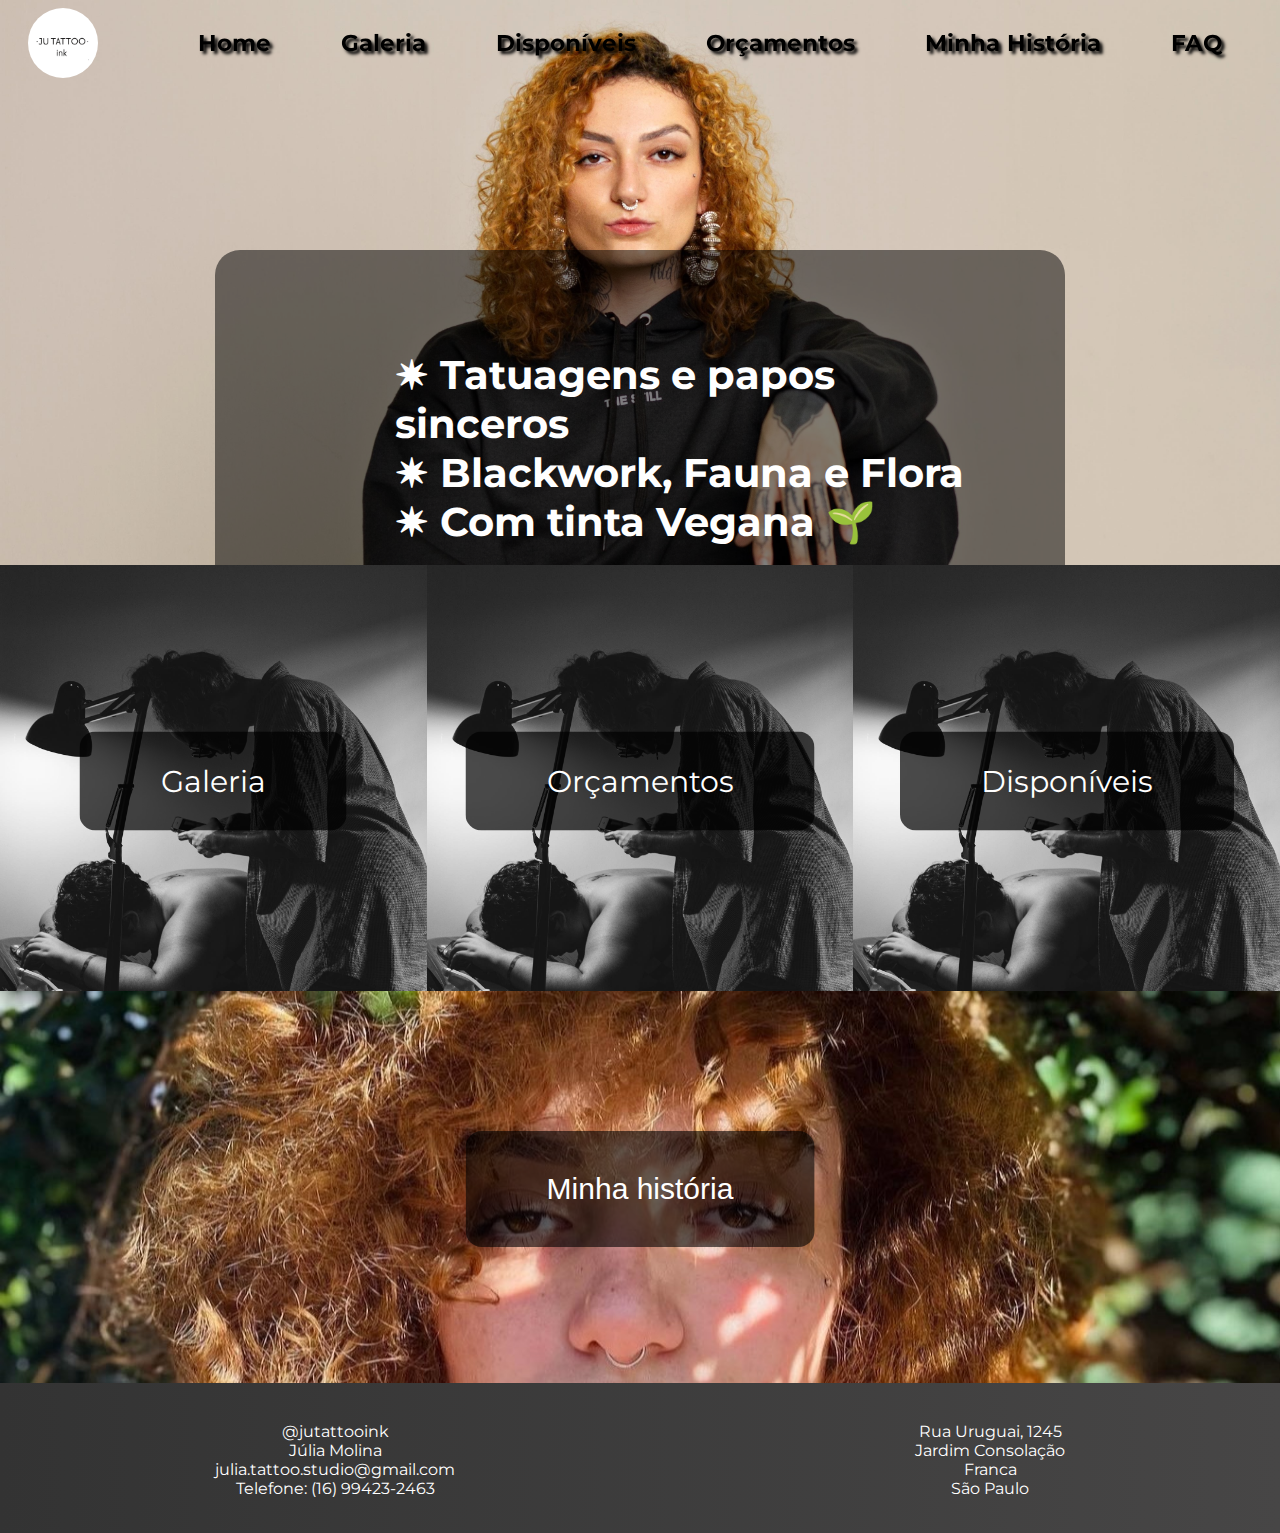
<file: index.html>
<!DOCTYPE html>
<html lang="pt-br">

<head>
    <meta charset="UTF-8">
    <meta name="viewport" content="width=device-width, initial-scale=1.0">
    <title>Ju Tattoo</title>
    <link rel="stylesheet" href="style.css">
    <link rel="preconnect" href="https://fonts.googleapis.com">
    <link rel="preconnect" href="https://fonts.gstatic.com" crossorigin>
    <link href="https://fonts.googleapis.com/css2?family=Montserrat:ital,wght@1,600&display=swap" rel="stylesheet">
    <link rel="shortcut icon" href="Images/favicon.ico" type="image/x-icon">
</head>

<body>
    <header class="headerindex">
        <img src="Images/logocerto.png" class="logo">
        <nav>
            <ul class="lista_cabecalho">
                <li><a href="index.html"><b></b>Home</a></li>
                <li><a href="galeria.html">Galeria</a> </li>
                <li><a href="disponiveis.html">Disponíveis</a> </li>
                <li><a href="orçamentos.html">Orçamentos</a></li>
                <li><a href="historia.html">Minha História</a></li>
                <li><a href="faq.html">FAQ</a></li>
            </ul>
        </nav>
    </header>

    <main>
        <section>
            <div class="overlay">
                <h1>✷ Tatuagens e papos sinceros <br>
                    ✷ Blackwork, Fauna e Flora <br>
                    ✷ Com tinta Vegana 🌱<br></h1>
            </div>
            <img class="background" src="Images/background2.JPG" alt="">
        </section>

        <section class="secdiv">
            <div class="tresemum">
                <div class="divgaleria">
                    <img src="Images/agenda.JPG" alt="Galeria Image">
                    <button class="butgaleria"><a class="butlink" href="galeria.html">Galeria</a></button>

                </div>

                <div class="divagenda">
                    <img src="Images/agenda.JPG" alt="Agenda Image">
                    <button class="butagenda"><a class="butlink" href="orçamentos.html">Orçamentos</a></button>
                </div>

                <div class="divdisponiveis">
                    <img src="Images/agenda.JPG" alt="Disponíveis Image">
                    <button class="butdisponiveis"><a class="butlink" href="disponiveis.html">Disponíveis</a></button>
                </div>
            </div>
        </section>
        <section>
            <div class="divhistoria">
                <img src="Images/possivel2.jpg">
                <button class="buthistoria"><a class="butlink" href="historia.html">Minha história</a></button>
            </div>
            <div>
            </div>
        </section>








        </div>




        </section>

    </main>

    <footer>
        <div class="footer">
            <div class="social">
                <a href="https://www.instagram.com/jutattoo.ink/" target="_blank"> @jutattooink</a></p>                <p>Júlia Molina</p>
                <p>julia.tattoo.studio@gmail.com</p>
                <p>Telefone: (16) 99423-2463</p>

            </div>
            <div class="address">
                <p>Rua Uruguai, 1245 </p>
                <p>Jardim Consolação</p>
                <p>Franca</p>
                <p>São Paulo</p>

            </div>
        </div>
    </footer>

</body>

</html>
</file>
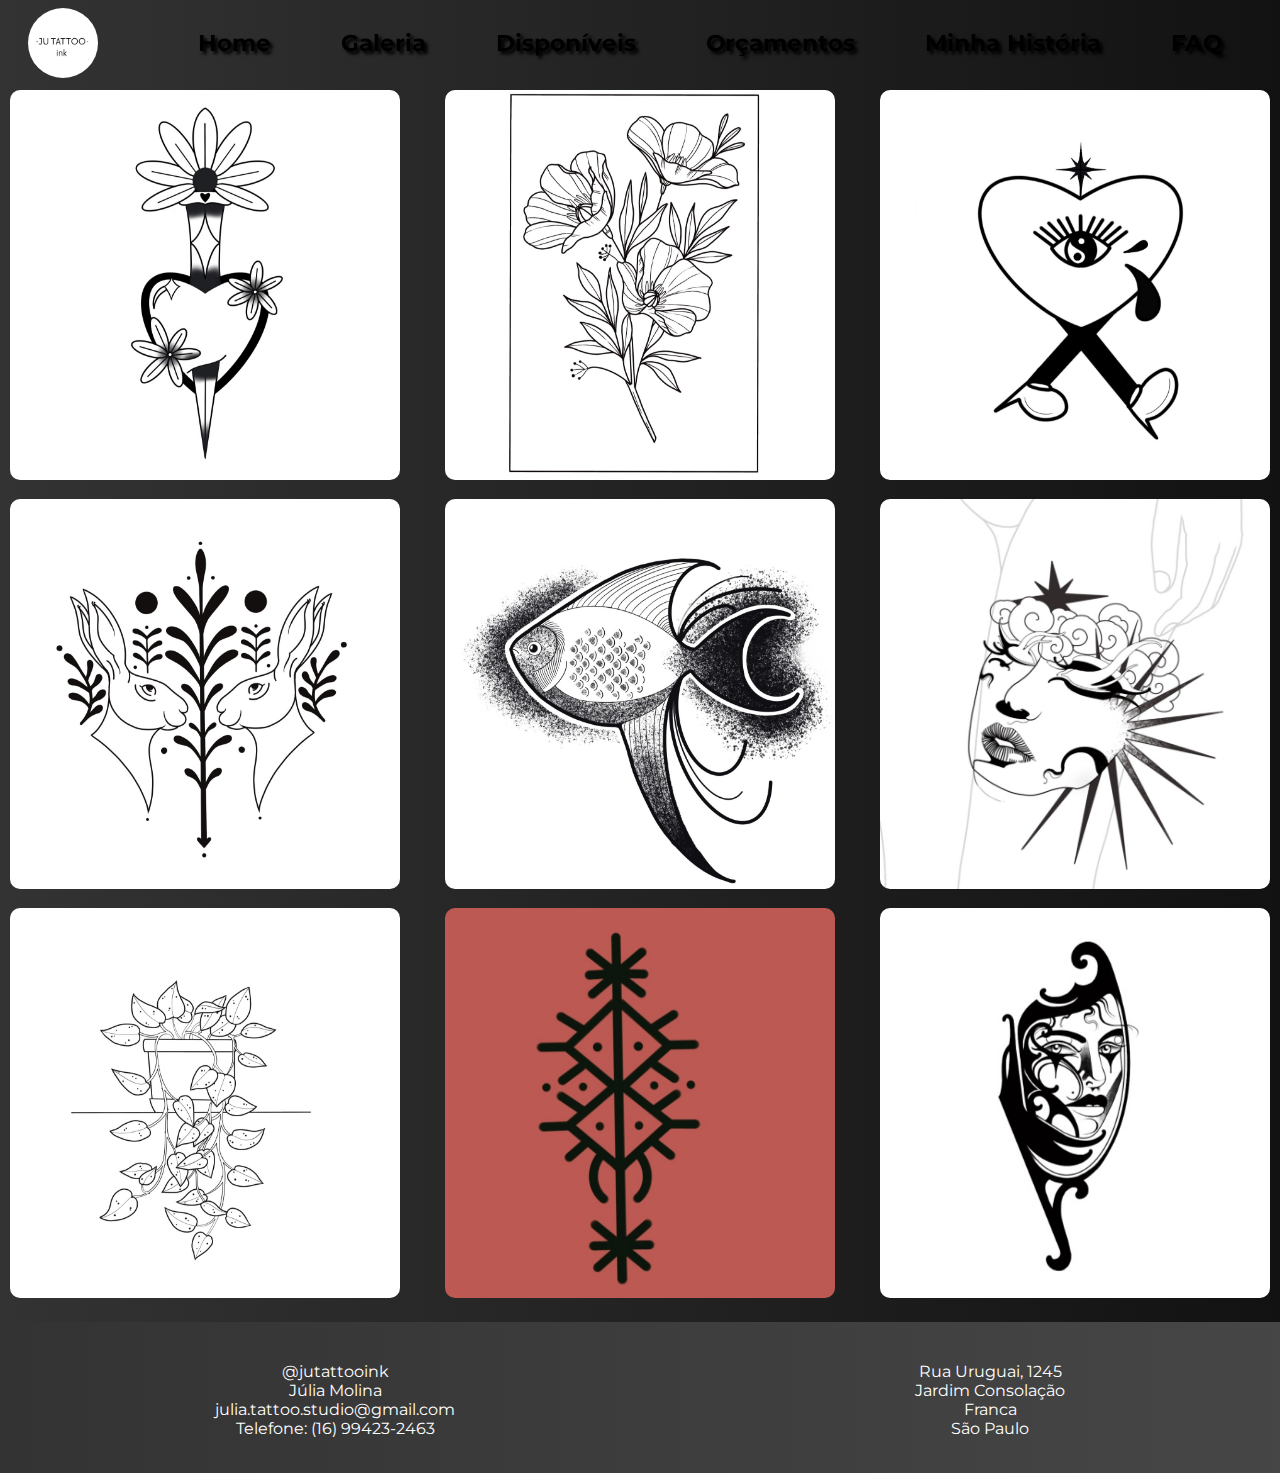
<file: disponiveis.html>
<!DOCTYPE html>
<html lang="pt-br">

<head>
  <meta charset="UTF-8">
  <meta name="viewport" content="width=device-width, initial-scale=1.0">
  <title>Ju Tattoo</title>
  <link rel="stylesheet" href="style.css">
  <link rel="preconnect" href="https://fonts.googleapis.com">
  <link rel="preconnect" href="https://fonts.gstatic.com" crossorigin>
  <link href="https://fonts.googleapis.com/css2?family=Montserrat:ital,wght@1,600&display=swap" rel="stylesheet">
  <link rel="shortcut icon" href="Images/favicon.ico" type="image/x-icon">
</head>

<body class="bodygallerydispo">
  <header class="headerindex">
    <img src="Images/logocerto.png" class="logo">
    <nav>
      <ul class="lista_cabecalho">
        <li><a href="index.html"><b></b>Home</a></li>
        <li><a href="galeria.html">Galeria</a> </li>
        <li><a href="disponiveis.html">Disponíveis</a> </li>
        <li><a href="orçamentos.html">Orçamentos</a></li>
        <li><a href="historia.html">Minha História</a></li>
        <li><a href="faq.html">FAQ</a></li>
      </ul>
    </nav>
  </header>
  <div class="divbody">
    <main class="maingallerydispo">

      <section class="gallerydispo">
        <img src="Images/dispo.jpg" class="gallery-img">
        <img src="Images/dispo (1).jpg" class="gallery-img">
        <img src="Images/dispo (2).jpg" class="gallery-img">
        <img src="Images/dispo (3).jpg" class="gallery-img">
        <img src="Images/dispo (4).jpg" class="gallery-img">
        <img src="Images/dispo (5).jpg" class="gallery-img">
        <img src="Images/dispo (6).jpg" class="gallery-img">
        <img src="Images/dispo (7).jpg" class="gallery-img">
        <img src="Images/dispo (8).jpg" class="gallery-img">
      </section>

    </main>

    <footer>
      <div class="footer">
          <div class="social">
              <a href="https://www.instagram.com/jutattoo.ink/" target="_blank"> @jutattooink</a></p>                <p>Júlia Molina</p>
              <p>julia.tattoo.studio@gmail.com</p>
              <p>Telefone: (16) 99423-2463</p>

          </div>
          <div class="address">
              <p>Rua Uruguai, 1245 </p>
              <p>Jardim Consolação</p>
              <p>Franca</p>
              <p>São Paulo</p>

          </div>
      </div>
  </footer>

  <script>
    document.addEventListener('DOMContentLoaded', function () {
      var galleryImages = document.querySelectorAll('.gallery-img');

      galleryImages.forEach(function (img) {
        img.addEventListener('click', function () {
          var fullscreenDiv = document.createElement('div');
          fullscreenDiv.classList.add('fullscreen');

          var fullscreenImg = document.createElement('img');
          fullscreenImg.src = img.src;

          fullscreenDiv.appendChild(fullscreenImg);

          document.body.appendChild(fullscreenDiv);

          fullscreenDiv.addEventListener('click', function () {
            document.body.removeChild(fullscreenDiv);
          });
        });
      });
    });
  </script>
</body>

</html>
</file>
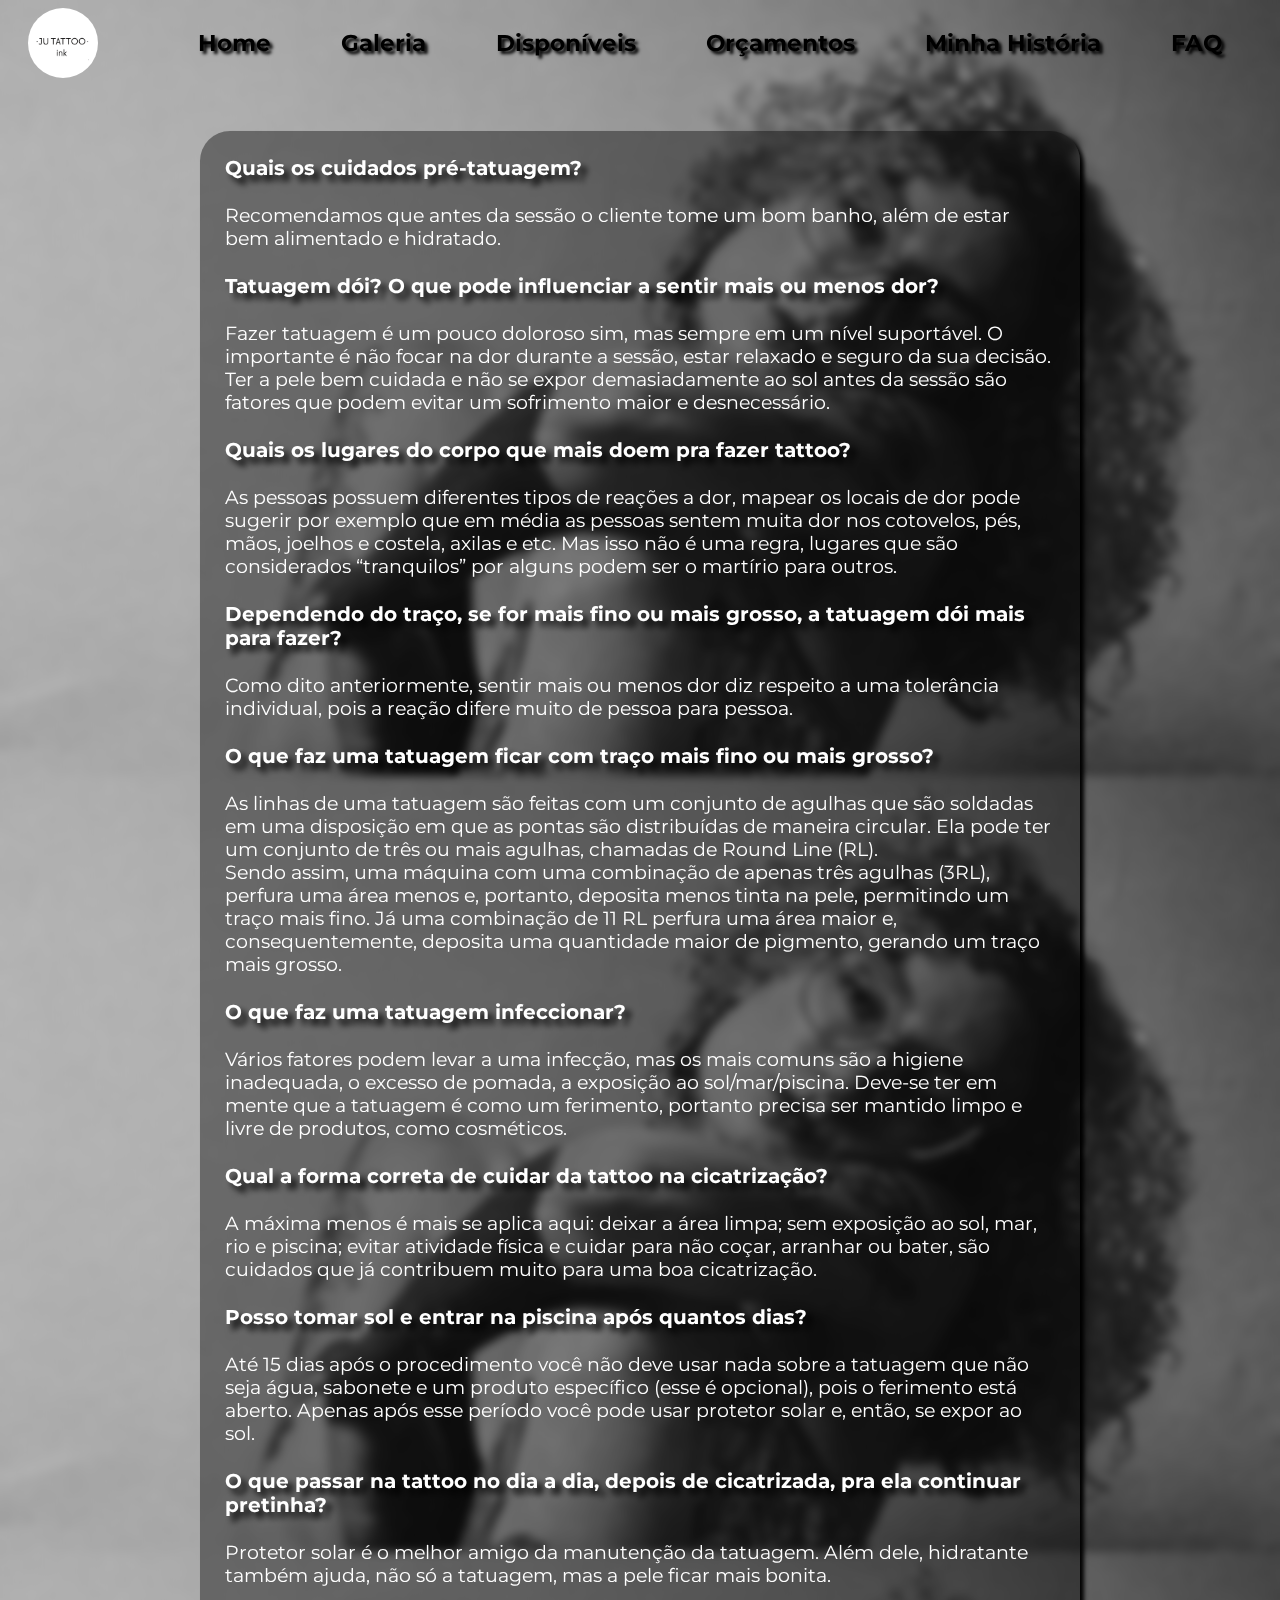
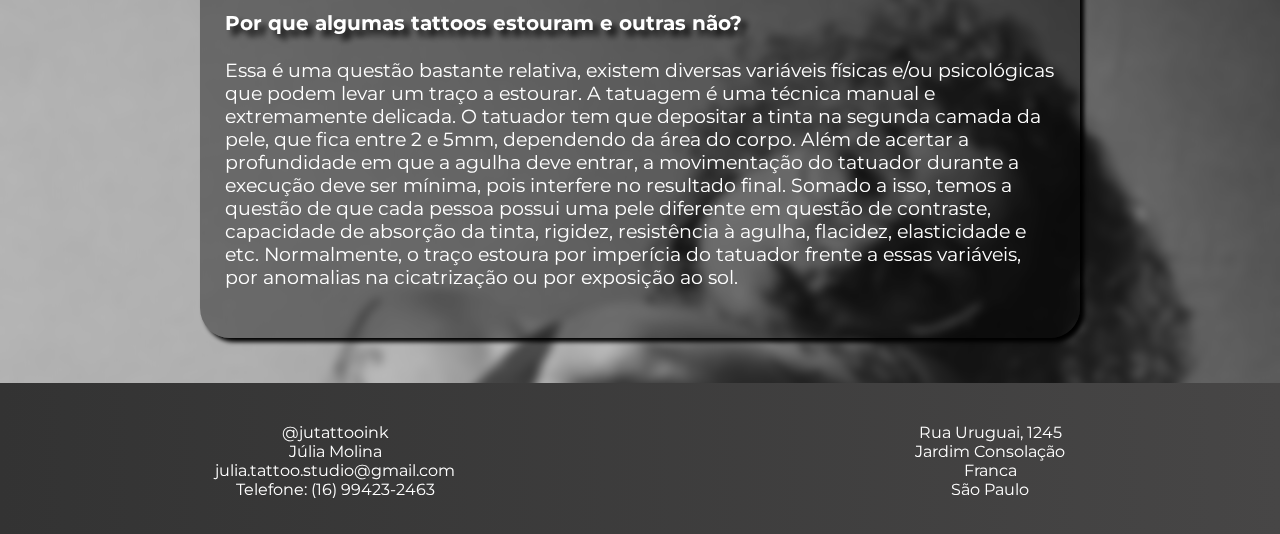
<file: faq.html>
<!DOCTYPE html>
<html lang="pt-br">

<head>
    <meta charset="UTF-8">
    <meta name="viewport" content="width=device-width, initial-scale=1.0">
    <title>Ju Tattoo</title>
    <link rel="stylesheet" href="style.css">
    <link rel="preconnect" href="https://fonts.googleapis.com">
    <link rel="preconnect" href="https://fonts.gstatic.com" crossorigin>
    <link href="https://fonts.googleapis.com/css2?family=Montserrat:ital,wght@1,600&display=swap" rel="stylesheet">
    <link rel="preconnect" href="https://fonts.googleapis.com">
    <link rel="preconnect" href="https://fonts.gstatic.com" crossorigin>
    <link href="https://fonts.googleapis.com/css2?family=Montserrat:ital,wght@1,600&display=swap" rel="stylesheet">
    <link rel="shortcut icon" href="Images/favicon.ico" type="image/x-icon">
</head>


<body class="bodyfaq">
    <header>
        <img src="Images/logocerto.png" class="logo">
        <nav>
            <ul class="lista_cabecalho">
                <li><a href="index.html"><b></b>Home</a></li>
                <li><a href="galeria.html">Galeria</a> </li>
                <li><a href="disponiveis.html">Disponíveis</a> </li>
                <li><a href="orçamentos.html">Orçamentos</a></li>
                <li><a href="historia.html">Minha História</a></li>
                <li><a href="faq.html">FAQ</a></li>
            </ul>
        </nav>
    </header>

    <main class="mainfaq">
        <section>

            <div class="divfaq">

                <h1>Quais os cuidados pré-tatuagem?</h1>
                <br>
                <p>Recomendamos que antes da sessão o cliente tome um bom banho, além de estar bem alimentado e
                    hidratado.</p> <br>

                <h1>Tatuagem dói? O que pode influenciar a sentir mais ou menos dor?</h1> <br>
                <p>Fazer tatuagem é um pouco doloroso sim, mas sempre em um nível
                    suportável. O importante é não focar na dor durante a sessão, estar relaxado e seguro da sua
                    decisão. Ter a pele bem cuidada e não se expor demasiadamente ao sol antes da sessão são fatores que
                    podem evitar um sofrimento maior e desnecessário.</p> <br>

                <h1>Quais os lugares do corpo que mais doem pra fazer tattoo?</h1> <br>
                <p>As pessoas possuem diferentes tipos de reações a dor, mapear os locais de dor pode sugerir por
                    exemplo que em média as pessoas sentem muita dor nos cotovelos, pés, mãos, joelhos e costela, axilas
                    e etc. Mas isso não é uma regra, lugares que são considerados “tranquilos” por alguns podem ser o
                    martírio para outros.</p> <br>

                <h1>Dependendo do traço, se for mais fino ou mais grosso, a tatuagem dói mais para fazer?</h1> <br>
                <p>Como dito anteriormente, sentir mais ou menos dor diz respeito a uma tolerância individual, pois a
                    reação difere muito de pessoa para pessoa.</p> <br>

                <h1>O que faz uma tatuagem ficar com traço mais fino ou mais grosso?</h1> <br>
                <p>As linhas de uma tatuagem são feitas com um conjunto de agulhas que são soldadas em uma disposição em
                    que as pontas são distribuídas de maneira circular. Ela pode ter um conjunto de três ou mais
                    agulhas, chamadas de Round Line (RL).<br> Sendo assim, uma máquina com uma combinação de apenas três
                    agulhas (3RL), perfura uma área menos e, portanto, deposita menos tinta na pele, permitindo um traço
                    mais fino. Já uma combinação de 11 RL perfura uma área maior e, consequentemente, deposita uma
                    quantidade maior de pigmento, gerando um traço mais grosso.</p> <br>

                <h1>O que faz uma tatuagem infeccionar?</h1> <br>
                <p>Vários fatores podem levar a uma infecção, mas os mais comuns são a higiene inadequada, o excesso de
                    pomada, a exposição ao sol/mar/piscina. Deve-se ter em mente que a tatuagem é como um ferimento,
                    portanto precisa ser mantido limpo e livre de produtos, como cosméticos.</p> <br>

                <h1>Qual a forma correta de cuidar da tattoo na cicatrização?</h1> <br>
                <p>A máxima menos é mais se aplica aqui: deixar a área limpa; sem exposição ao sol, mar, rio e piscina;
                    evitar atividade física e cuidar para não coçar, arranhar ou bater, são cuidados que já contribuem
                    muito para uma boa cicatrização.</p> <br>

                <h1>Posso tomar sol e entrar na piscina após quantos dias?</h1> <br>
                <p>Até 15 dias após o procedimento você não deve usar nada sobre a tatuagem que não seja água, sabonete
                    e um produto específico (esse é opcional), pois o ferimento está aberto. Apenas após esse período
                    você pode usar protetor solar e, então, se expor ao sol.</p> <br>

                <h1>O que passar na tattoo no dia a dia, depois de cicatrizada, pra ela continuar pretinha?</h1> <br>
                <p>Protetor solar é o melhor amigo da manutenção da tatuagem. Além dele, hidratante também ajuda, não só
                    a tatuagem, mas a pele ficar mais bonita.</p> <br>

                <h1>Por que algumas tattoos estouram e outras não?</h1> <br>
                <p>Essa é uma questão bastante relativa, existem diversas variáveis físicas e/ou psicológicas que podem
                    levar um traço a estourar. A tatuagem é uma técnica manual e extremamente delicada. O tatuador tem
                    que depositar a tinta na segunda camada da pele, que fica entre 2 e 5mm, dependendo da área do
                    corpo. Além de acertar a profundidade em que a agulha deve entrar, a movimentação do tatuador
                    durante a execução deve ser mínima, pois interfere no resultado final. Somado a isso, temos a
                    questão de que cada pessoa possui uma pele diferente em questão de contraste, capacidade de absorção
                    da tinta, rigidez, resistência à agulha, flacidez, elasticidade e etc. Normalmente, o traço estoura
                    por imperícia do tatuador frente a essas variáveis, por anomalias na cicatrização ou por exposição
                    ao sol.</p> <br>

            </div>
        </section>
    </main>

    <footer>
        <div class="footer">
            <div class="social">
                <a href="https://www.instagram.com/jutattoo.ink/" target="_blank"> @jutattooink</a></p>                <p>Júlia Molina</p>
                <p>julia.tattoo.studio@gmail.com</p>
                <p>Telefone: (16) 99423-2463</p>

            </div>
            <div class="address">
                <p>Rua Uruguai, 1245 </p>
                <p>Jardim Consolação</p>
                <p>Franca</p>
                <p>São Paulo</p>

            </div>
        </div>
    </footer>
</body>

</html>
</file>
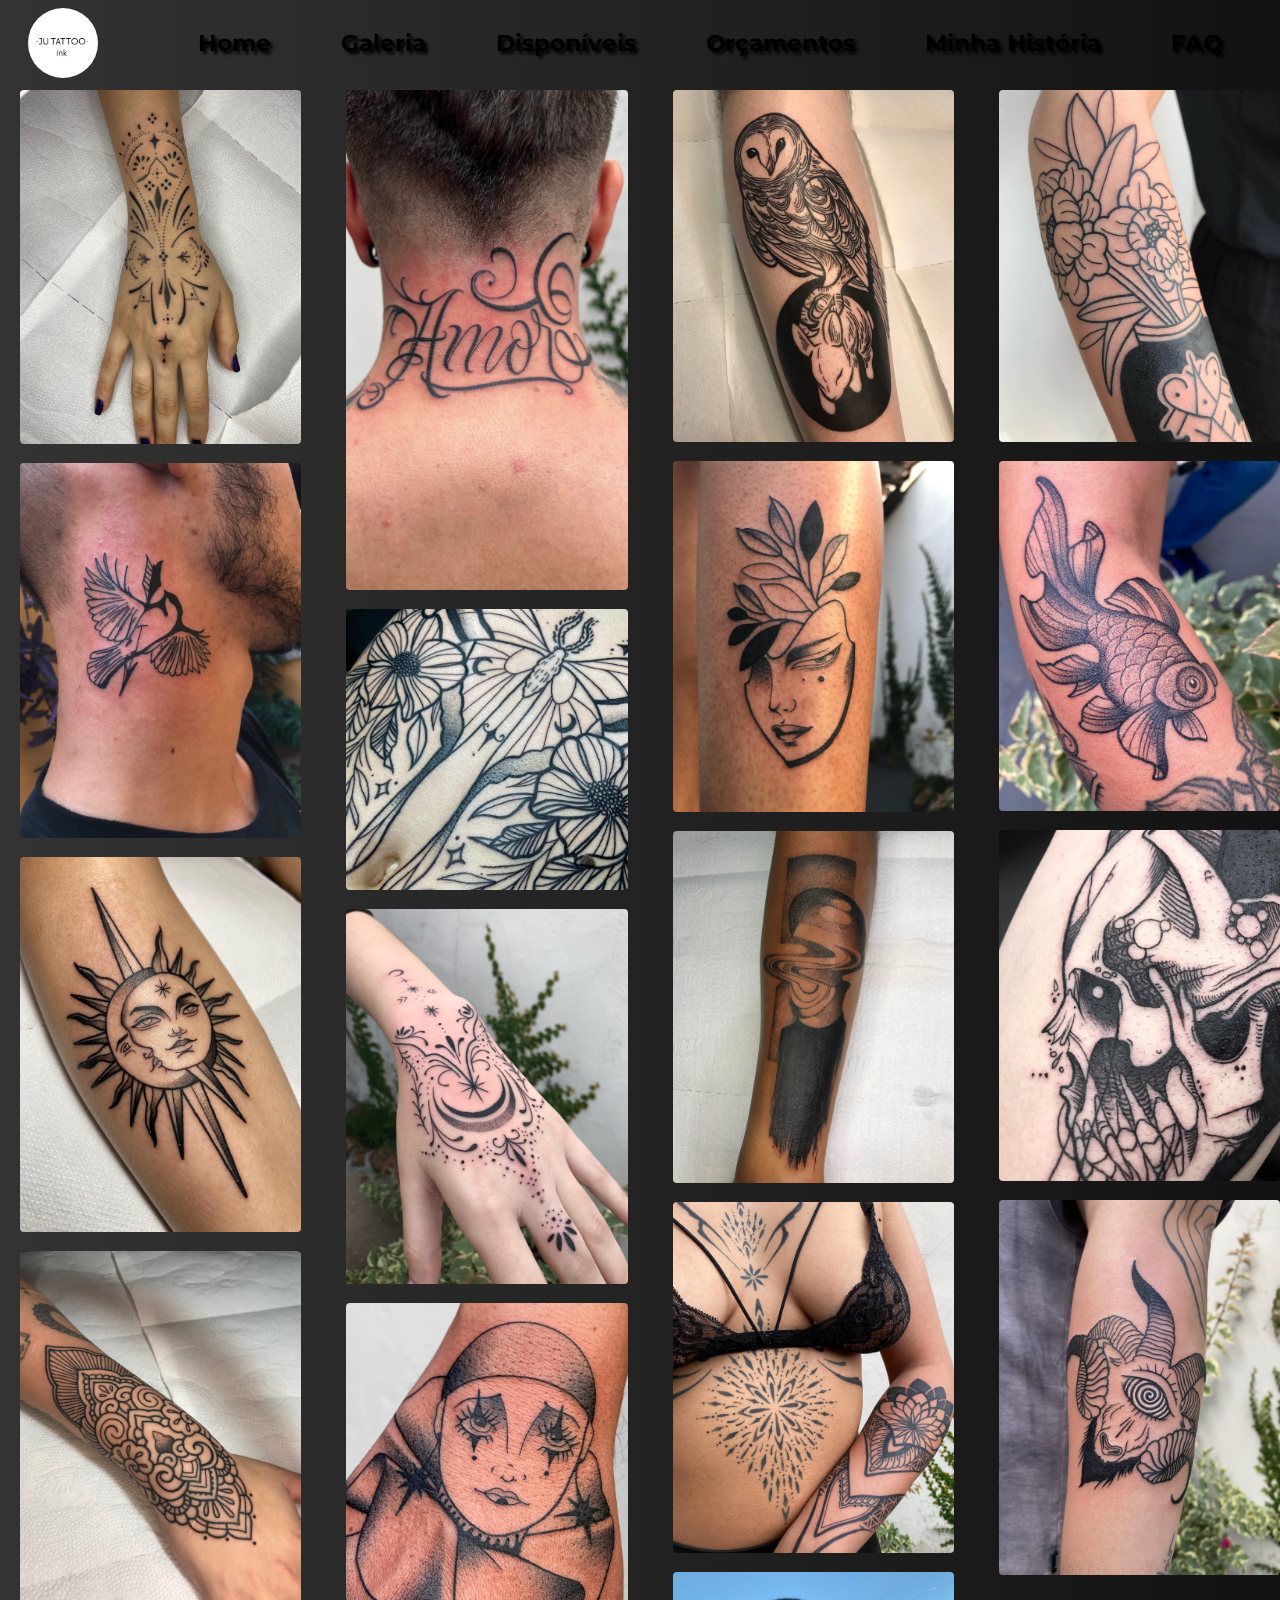
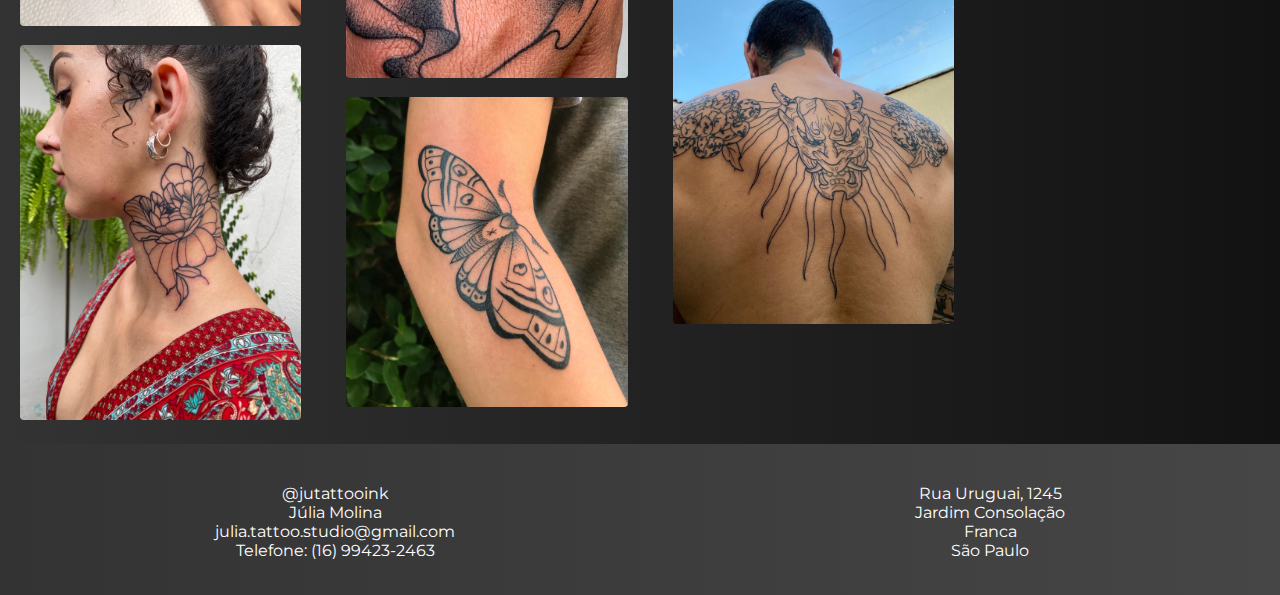
<file: galeria.html>
<!DOCTYPE html>
<html lang="pt-br">

<head>
  <meta charset="UTF-8">
  <meta name="viewport" content="width=device-width, initial-scale=1.0">
  <title>Ju Tattoo</title>
  <link rel="stylesheet" href="style.css">
  <link rel="preconnect" href="https://fonts.googleapis.com">
  <link rel="preconnect" href="https://fonts.gstatic.com" crossorigin>
  <link href="https://fonts.googleapis.com/css2?family=Montserrat:ital,wght@1,600&display=swap" rel="stylesheet">
  <link rel="shortcut icon" href="Images/favicon.ico" type="image/x-icon">
</head>

<body class="bodygallery">
  <header class="headerindex">
    <img src="Images/logocerto.png" class="logo">
    <nav>
      <ul class="lista_cabecalho">
        <li><a href="index.html"><b></b>Home</a></li>
        <li><a href="galeria.html">Galeria</a> </li>
        <li><a href="disponiveis.html">Disponíveis</a> </li>
        <li><a href="orçamentos.html">Orçamentos</a></li>
        <li><a href="historia.html">Minha História</a></li>
        <li><a href="faq.html">FAQ</a></li>
      </ul>
    </nav>
  </header>

  <div class="divbody">
    <main class="maingallery">
      <section class="gallery">
        <img src="Images/Galeria (11)-min.JPG" class="gallery-img">
        <img src="Images/Galeria (10)-min.JPG" class="gallery-img">
        <img src="Images/Galeria (5)-min.JPG" class="gallery-img">
        <img src="Images/Galeria (3)-min.JPG" class="gallery-img">
        <img src="Images/Galeria (2)-min.JPG" class="gallery-img">
        <img src="Images/Galeria (9)-min.JPG" class="gallery-img">
        <img src="Images/galeria.JPG" class="gallery-img">
        <img src="Images/Galeria (6)-min.JPG" class="gallery-img">
        <img src="Images/Galeria (7)-min.JPG" class="gallery-img">
        <img src="Images/gal (1).jpg" class="gallery-img">
        <img src="Images/gal (2).jpg" class="gallery-img">
        <img src="Images/gal (3).jpg" class="gallery-img">
        <img src="Images/gal (4).jpg" class="gallery-img">
        <img src="Images/gal (5).jpg" class="gallery-img">
        <img src="Images/gal (6).jpg" class="gallery-img">
        <img src="Images/gal (7).jpg" class="gallery-img">
        <img src="Images/gal (8).jpg" class="gallery-img">
        <img src="Images/gal (9).jpg" class="gallery-img">
        <img src="Images/IMG_3856-min.jpg" class="gallery-img">
      </section>
    </main>

    <footer>
      <div class="footer">
          <div class="social">
              <a href="https://www.instagram.com/jutattoo.ink/" target="_blank"> @jutattooink</a></p>                <p>Júlia Molina</p>
              <p>julia.tattoo.studio@gmail.com</p>
              <p>Telefone: (16) 99423-2463</p>

          </div>
          <div class="address">
              <p>Rua Uruguai, 1245 </p>
              <p>Jardim Consolação</p>
              <p>Franca</p>
              <p>São Paulo</p>

          </div>
      </div>
  </footer>
  </div>
  <script>
    document.addEventListener('DOMContentLoaded', function () {
      var galleryImages = document.querySelectorAll('.gallery-img');
      var currentIndex = 0;

      galleryImages.forEach(function (img, index) {
        img.addEventListener('click', function () {
          var fullscreenDiv = document.createElement('div');
          fullscreenDiv.classList.add('fullscreen');

          var fullscreenImg = document.createElement('img');
          fullscreenImg.src = img.src;

          fullscreenDiv.appendChild(fullscreenImg);

          document.body.appendChild(fullscreenDiv);

          fullscreenDiv.addEventListener('click', function () {
            document.body.removeChild(fullscreenDiv);
          });

          currentIndex = index;
        });
      });
    });
  </script>
</body>

</html>
</file>
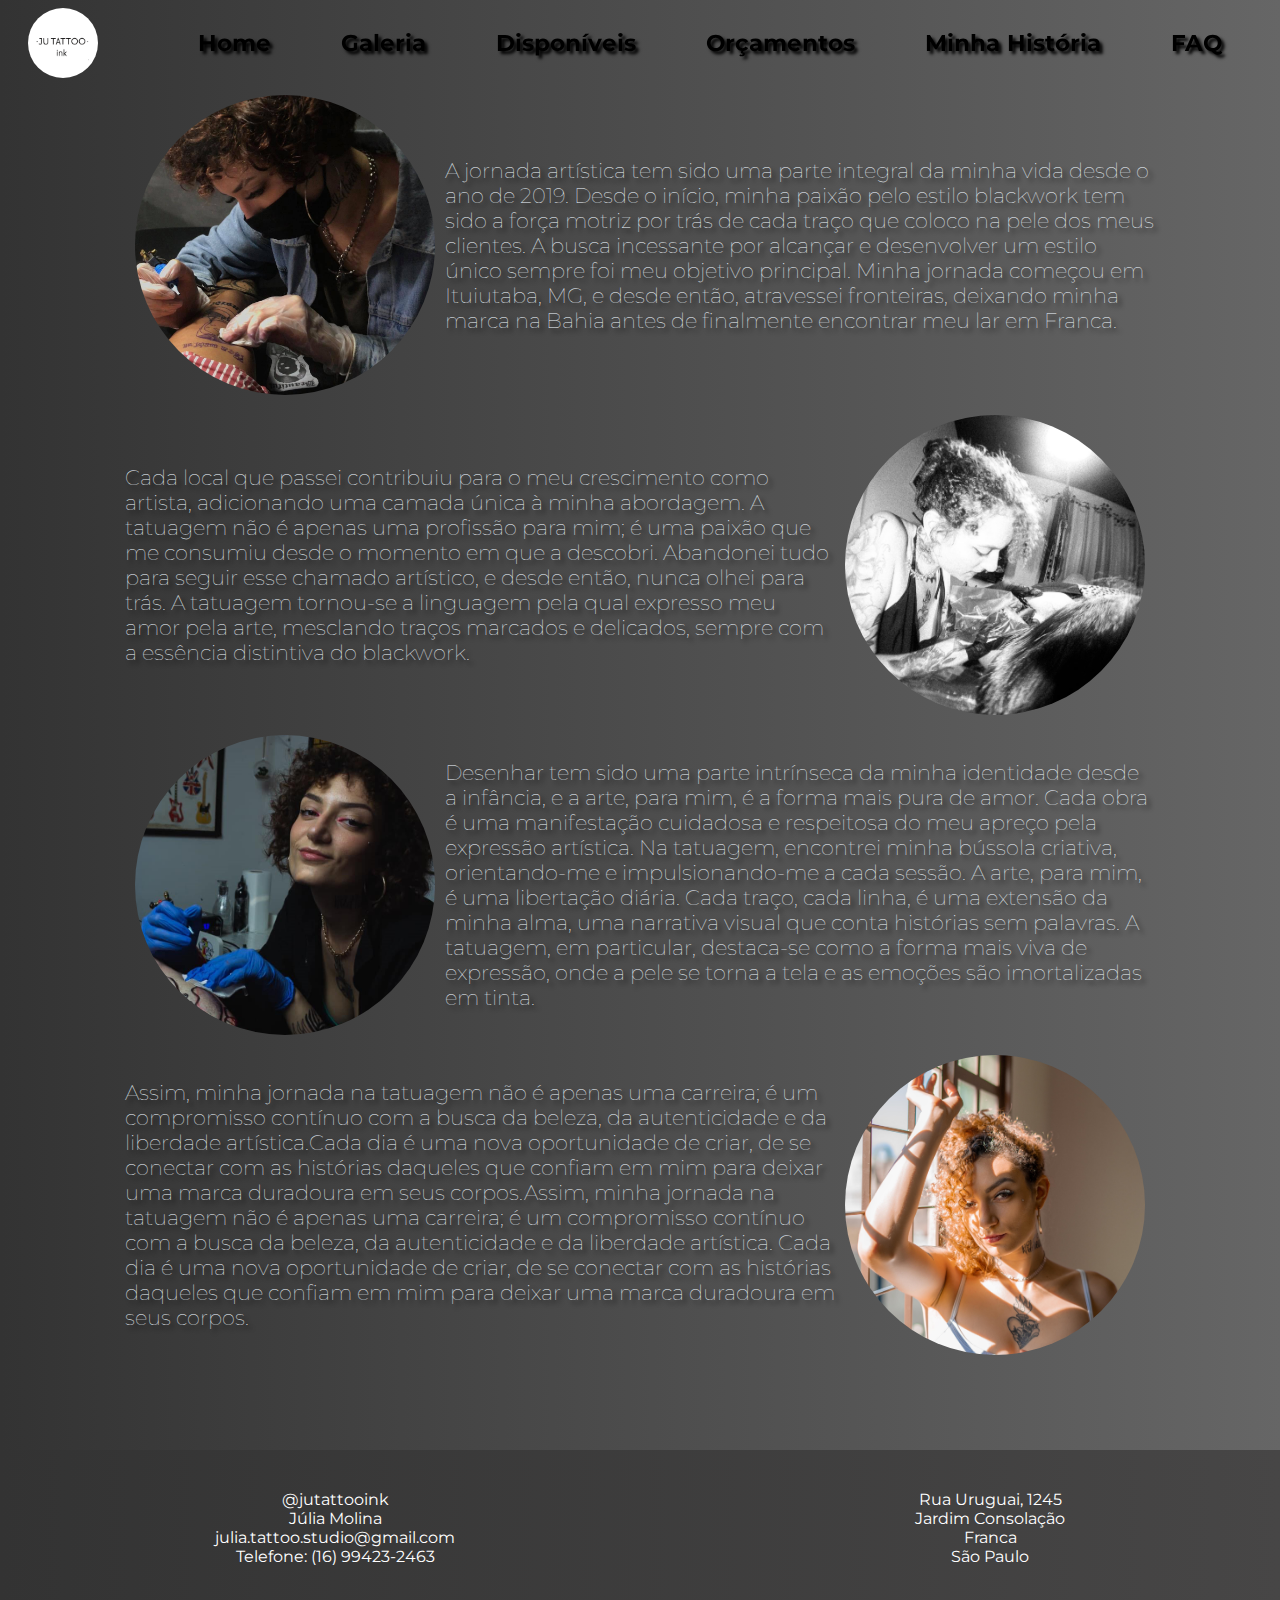
<file: historia.html>
<!DOCTYPE html>
<html lang="pt-br">

<head>
  <meta charset="UTF-8">
  <meta name="viewport" content="width=device-width, initial-scale=1.0">
  <title>Ju Tattoo</title>
  <link rel="stylesheet" href="style.css">
  <link rel="preconnect" href="https://fonts.googleapis.com">
  <link rel="preconnect" href="https://fonts.gstatic.com" crossorigin>
  <link href="https://fonts.googleapis.com/css2?family=Montserrat:ital,wght@1,600&display=swap" rel="stylesheet">
  <link rel="shortcut icon" href="Images/favicon.ico" type="image/x-icon">
</head>



<body class="bodyhistoria">
  <header class="headerindex">
    <img src="Images/logocerto.png" class="logo">
    <nav>
      <ul class="lista_cabecalho">
        <li><a href="index.html"><b></b>Home</a></li>
        <li><a href="galeria.html">Galeria</a> </li>
        <li><a href="disponiveis.html">Disponíveis</a> </li>
        <li><a href="orçamentos.html">Orçamentos</a></li>
        <li><a href="historia.html">Minha História</a></li>
        <li><a href="faq.html">FAQ</a></li>
      </ul>
    </nav>
  </header>
  <div class="divbody"></div>

  <main>
    <div class="divcontainer">
      <div class="container">
        <img src="Images/juhist.jpg">
        <p>A jornada artística tem sido uma parte integral da minha vida desde o ano de 2019. Desde o
          início, minha paixão pelo estilo blackwork tem sido a força motriz por trás de cada traço que coloco na pele
          dos meus clientes. A busca incessante por alcançar e desenvolver um estilo único sempre foi meu objetivo
          principal. Minha jornada começou em Ituiutaba, MG, e desde então, atravessei fronteiras, deixando minha marca
          na Bahia
          antes de finalmente encontrar meu lar em Franca. </p>
      </div>
      <div class="container2">
        <p> Cada local que passei contribuiu para o meu crescimento como
          artista, adicionando uma camada única à minha abordagem. A tatuagem não é apenas uma profissão para mim; é uma paixão que me consumiu desde o momento em que a
          descobri. Abandonei tudo para seguir esse chamado artístico, e desde então, nunca olhei para trás. A tatuagem
          tornou-se a linguagem pela qual expresso meu amor pela arte, mesclando traços marcados e delicados, sempre com
          a essência distintiva do blackwork.

          </p>
        <img src="Images/juhist1.jpg">
      </div>
      <div class="container3">
        <img src="Images/juhist2.jpg">
        <p>Desenhar tem sido uma parte intrínseca da minha identidade desde a infância, e a arte, para mim, é a forma
          mais pura de amor. Cada obra é uma manifestação cuidadosa e respeitosa do meu apreço pela expressão artística.
          Na tatuagem, encontrei minha bússola criativa, orientando-me e impulsionando-me a cada sessão.
          A arte, para mim, é uma libertação diária. Cada traço, cada linha, é uma extensão da minha alma, uma
          narrativa visual que conta histórias sem palavras. A tatuagem, em particular, destaca-se como a forma mais
          viva de expressão, onde a pele se torna a tela e as emoções são imortalizadas em tinta.

           </p>
      </div>

      <div class="container4">
        
        <p>Assim, minha jornada na tatuagem não é apenas uma carreira; é um compromisso contínuo com a busca da beleza,
          da autenticidade e da liberdade artística.Cada dia é uma nova oportunidade de criar, de se conectar com as
          histórias daqueles que confiam em mim para deixar uma marca duradoura em seus corpos.Assim, minha jornada na tatuagem não é apenas uma carreira; é um compromisso contínuo com a busca da beleza,
          da autenticidade e da liberdade artística. Cada dia é uma nova oportunidade de criar, de se conectar com as
          histórias daqueles que confiam em mim para deixar uma marca duradoura em seus corpos.</p>
          <img src="Images/Logo.JPG">

      </div>

    </div>
  </main>

  <footer>
    <div class="footer">
        <div class="social">
            <a href="https://www.instagram.com/jutattoo.ink/" target="_blank"> @jutattooink</a></p>                <p>Júlia Molina</p>
            <p>julia.tattoo.studio@gmail.com</p>
            <p>Telefone: (16) 99423-2463</p>

        </div>
        <div class="address">
            <p>Rua Uruguai, 1245 </p>
            <p>Jardim Consolação</p>
            <p>Franca</p>
            <p>São Paulo</p>

        </div>
    </div>
</footer>
  </div>
</body>

</html>
</file>
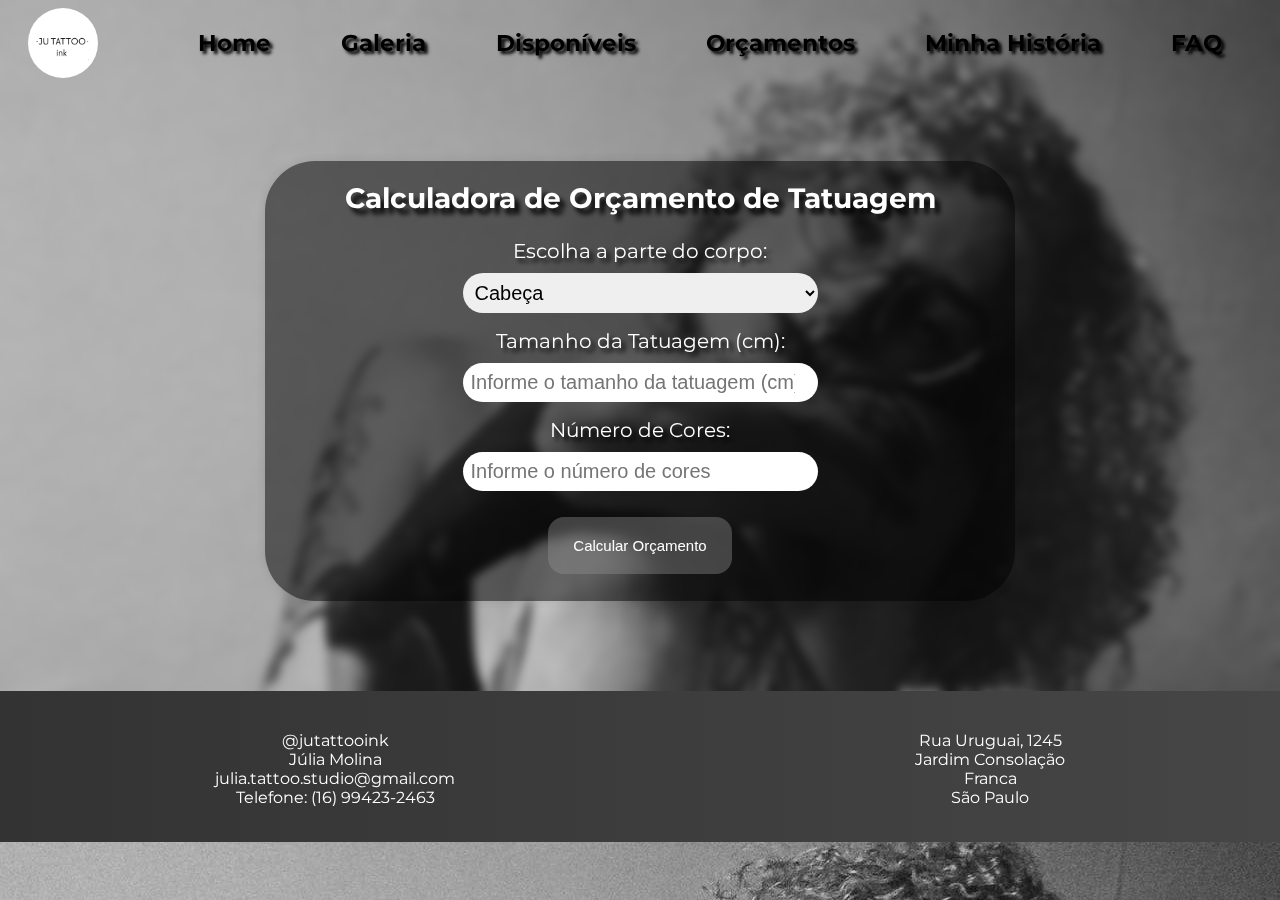
<file: orçamentos.html>
<!DOCTYPE html>
<html lang="en">

<head>
    <meta charset="UTF-8">
    <meta name="viewport" content="width=device-width, initial-scale=1.0">
    <title>Calulado de Orçamento</title>
    <link rel="stylesheet" href="style.css">
    <link rel="preconnect" href="https://fonts.googleapis.com">
    <link rel="preconnect" href="https://fonts.gstatic.com" crossorigin>
    <link href="https://fonts.googleapis.com/css2?family=Montserrat:ital,wght@1,600&display=swap" rel="stylesheet">
    <link rel="shortcut icon" href="Images/favicon.ico" type="image/x-icon">
    <style>
        #calculator {
            height: 440px;
            width: 750px;
            padding: 20px;
            margin: 0 auto;
            background-color: rgba(0, 0, 0, 0.5);
            font-size: 20px;
            box-shadow: 0 0 10px rgba(0, 0, 0, 0.1);
            margin-top: 0px;
            margin-bottom: 90px;
            border-radius: 50px;
        }

        h1 {
            font-size: 28px;
            color: #fff;
            text-shadow: 0.2em 0.2em 0.2em black;
        }

        label {
            display: block;
            margin-bottom: 10px;
            color: #fff;
            text-shadow: 0.2em 0.2em 0.2em black;


        }

        input,
        select {
            width: 50%;
            padding: 8px;
            margin-bottom: 16px;
            box-sizing: border-box;
            border-radius: 35px;
        }

        button {
            margin-top: 10px;
            background-color: rgba(146, 144, 144, 0.4);
            color: #fff;
            padding: 20px 25px;
            border: none;
            border-radius: 16px;
            cursor: pointer;
            font-size: 15px;
        }

        button:hover {
            background-color: #4e8b51;
        }

        #resultado {
            color: #fff;
            margin-top: 10px;
            font-size: 22px;

        }
    </style>
</head>

<body class="orcamentosbody">
    <header class="header">
        <img src="Images/logocerto.png" class="logo">
        <nav>
            <ul class="lista_cabecalho">
                <li><a href="index.html"><b></b>Home</a></li>
                <li><a href="galeria.html">Galeria</a> </li>
                <li><a href="disponiveis.html">Disponíveis</a> </li>
                <li><a href="orçamentos.html">Orçamentos</a></li>
                <li><a href="historia.html">Minha História</a></li>
                <li><a href="faq.html">FAQ</a></li>
            </ul>
        </nav>
    </header>

    <div class="divbody">


        <div class="calculadora" id="calculator">
            <h1>Calculadora de Orçamento de Tatuagem</h1>
            <br>

            <label for="parteCorpo">Escolha a parte do corpo:</label>
            <select id="parteCorpo">
                <option value="cabeca">Cabeça</option>
                <option value="membrosSuperiores">Membros Superiores</option>
                <option value="ombros">Ombros</option>
                <option value="peito">Peito</option>
                <option value="barriga">Barriga</option>
                <option value="costas">Costas</option>
                <option value="membrosInferiores">Membros Inferiores</option>
                <option value="pe">Pé</option>

            </select>

            <label for="tamanho">Tamanho da Tatuagem (cm):</label>
            <input type="number" id="tamanho" placeholder="Informe o tamanho da tatuagem (cm)" required>

            <label for="cores">Número de Cores:</label>
            <input type="number" id="cores" placeholder="Informe o número de cores" required>
            <br>
            <button onclick="calcularOrcamento()">Calcular Orçamento</button>

            <div id="resultado"></div>
        </div>
       


        </div>

        <script>
            function calcularOrcamento() {
                // Obter valores dos campos de entrada
                const tamanhoTatuagem = parseFloat(document.getElementById('tamanho').value);
                const coresTatuagem = parseInt(document.getElementById('cores').value);
                const parteCorpo = document.getElementById('parteCorpo').value;

                // Se os valores forem válidos, calcular o orçamento
                if (!isNaN(tamanhoTatuagem) && !isNaN(coresTatuagem)) {
                    const precoPorCm = 18;
                    const precoPorCor = 75; // Preço adicional a partir da segunda cor
                    const precoAdicionalPorParte = 75;
                    const precoMinimo = 100;

                    let precoBase = tamanhoTatuagem * precoPorCm;
                    const precoCores = (coresTatuagem > 1) ? (coresTatuagem - 1) * precoPorCor : 0;

                    // Adicionar custo adicional para todas as partes mencionadas
                    if (parteCorpo === 'pescoço' || parteCorpo === 'cabeca' || parteCorpo === 'pe' || parteCorpo === 'ombros' || parteCorpo === 'costas') {
                        precoBase += precoAdicionalPorParte;
                    }

                    // Calcular o preço total antes de adicionar o custo das cores
                    let precoTotal = precoBase;

                    // Adicionar o custo das cores
                    precoTotal += precoCores;

                    // Verificar se o preço total é inferior a R$ 100 e ajustar para o mínimo
                    if (precoTotal < precoMinimo) {
                        precoTotal = precoMinimo;
                    }

                    // Exibir o resultado
                    document.getElementById('resultado').innerHTML = `O orçamento para a tatuagem é de R$ ${precoTotal.toFixed(2)}`;
                } else {
                    // Exibir mensagem de erro se os valores não forem válidos
                    document.getElementById('resultado').innerHTML = 'Por favor, insira valores válidos.';
                }
            }
        </script>
       <footer>
        <div class="footer">
            <div class="social">
                <a href="https://www.instagram.com/jutattoo.ink/" target="_blank"> @jutattooink</a></p>                <p>Júlia Molina</p>
                <p>julia.tattoo.studio@gmail.com</p>
                <p>Telefone: (16) 99423-2463</p>

            </div>
            <div class="address">
                <p>Rua Uruguai, 1245 </p>
                <p>Jardim Consolação</p>
                <p>Franca</p>
                <p>São Paulo</p>

            </div>
        </div>
    </footer>
    </div>


</body>

</html>
</file>
<file: style.css>
* {
    margin: 0;
    padding: 0;
    border: 0;
    font-size: 100%;
    vertical-align: baseline;
    box-sizing: border-box;
}

header {
    display: flex;
    justify-content: space-between;
    align-items: center;
    padding: 8px;
    color: white;
    font-weight: bold;
    font-family: 'Montserrat', sans-serif;
    background: transparent;
    width: 100%;
    top: 0;
    z-index: 1000;
    text-shadow: 0.2em 0.2em 0.2em black;

}

.headerindex {
    display: flex;
    justify-content: space-between;
    align-items: center;
    padding: 8px;
    color: white;
    font-weight: bold;
    font-family: 'Montserrat', sans-serif;
    background: transparent;
    position: fixed;
    width: 100%;
    top: 0;
    z-index: 1000;
}


html,
body {
    margin: 0;
    font-family: 'Montserrat', sans-serif;

}

body {
    background: #d0c1b2;
}

.cabecalho {
    width: 1440px;
    height: 80px;
    flex-shrink: 0;
}

.lista_cabecalho {
    display: flex;
    align-items: flex-end;
    gap: 20px;
    font-size: 1.2rem;
    color: white;

}

.lista_cabecalho li {
    display: inline-block;
    list-style: none;
    margin-right: 50px;
    align-items: center;
    transition: transform 0.2s;
    color: white;
    font-size: 23px;


}

.lista_cabecalho li:hover {
    transform: scale(1.1);
    color: #9d6b2a;
    text-decoration: line-through;
}



.lista_cabecalho a {
    text-decoration: none;
    color: black;
}

.logo {
    height: 70px;
    border-radius: 100%;
    margin-left: 20px;

}

.background {
    width: 100%;
    margin-bottom: -5px;


}

.overlay {
    position: absolute;
    top: 50%;
    left: 50%;
    transform: translate(-50%, -50%);
    text-align: center;
    color: rgb(2, 2, 2);
    padding: 30px;
    background: rgba(0, 0, 0, 0.5);
    width: 850px;
    height: 400px;
    border-radius: 25px;
    margin-bottom: 150px;
}

.overlay h1 {
    margin-top: 20px;
    font-size: 2.5rem;
    padding: 50px;
    text-align: left;
    margin-left: 100px;
    font-family: 'Montserrat', sans-serif;
    color: white;

}

.botaoover {

    font-weight: bold;
    font-family: 'Montserrat', sans-serif;
    transition: transform 0.2s;
    background: #9d6b2a;
    padding: 50px 100px;
    background: rgba(0, 0, 0, 0.5);
    border: solid 1px transparent;
    font-size: 30px;
}



.botaoover:hover {
    transform: scale(1.1);
    text-decoration: line-through;
    color: #000000;
}

.tresemum {
    display: flex;
    width: 100%;
}

.divgaleria,
.divagenda,
.divdisponiveis {
    text-align: center;
    position: relative;
    margin: 0px;
}

.divgaleria img,
.divagenda img,
.divdisponiveis img {
    width: 100%;

    height: auto;
    margin: 0 auto;
    transition: transform 0.2s;

}


.butgaleria,
.butagenda,
.butdisponiveis {
    position: absolute;
    top: 50%;
    left: 50%;
    transform: translate(-50%, -50%);
    background: rgba(0, 0, 0, 0.7);
    padding: 30px 80px;
    border: solid 1px transparent;
    font-size: 30px;
    font-family: 'Montserrat', sans-serif;
    border-radius: 16px;


}

.butgaleria a,
.butagenda a,
.butdisponiveis a,
.buthistoria a {
    text-decoration: none;
    color: white;
    display: block;
    width: 100%;
    height: 100%;
}


.butgaleria:hover,
.butagenda:hover,
.butdisponiveis:hover {
    text-decoration: line-through;
    color: #9d6b2a;
}

footer {
    color: white;
    padding: 5px;
    text-align: center;
    background: linear-gradient(to right, #333, #474646);
}

.footer {
    display: flex;
    justify-content: space-between;
    margin-left: 200px;
    margin-right: 200px;
    margin-top: 25px;
    margin-bottom: 20px;
    font-family: 'Montserrat', sans-serif;
}



.social {
    padding: 10px;
}

.address {
    padding: 10px;
    margin-bottom: 0;
}


.divhistoria {
    text-align: center;
    position: relative;
    margin: 0px;

}

.divhistoria img {
    width: 100%;
    margin-bottom: -5px;
    margin-top: -5px;
}

.social a{
    text-decoration: none;
}


.buthistoria {
    position: absolute;
    top: 50%;
    left: 50%;
    transform: translate(-50%, -50%);
    padding: 40px 80px;
    background: rgba(0, 0, 0, 0.6);
    border: solid 1px transparent;
    font-size: 30px;
    border-radius: 16px;

}

.buthistoria:hover {
    text-decoration: line-through;
    color: #9d6b2a;
}

a {
    color: #ffffff;
}

a:visited {
    color: #ffffff;
}

.bodygallery {
    background: linear-gradient(to right, #333, #121212)
}

.bodygallerydispo {
    background: linear-gradient(to right, #333, #121212)
}

.gallery img {
    width: 100%;
    border-radius: 4px;
    margin-bottom: 10px;
    transition: transform 0.2s;
    margin-top: 5px;
    margin-left: 10px;
}

.gallerydispo img {
    width: 100%;
    border-radius: 10px;
    margin-bottom: 10px;
    transition: transform 0.2s;
    margin-top: 5px;
}

.gallery img:hover {
    transform: scale(1.1);
}

.gallerydispo img:hover {
    transform: scale(1.1);
}

.gallery {
    column-count: 4;
    column-gap: 45px;
    padding: 10px;
}

.gallerydispo {
    column-count: 3;
    column-gap: 45px;
    padding: 10px;
}



.perguntas {
    margin-top: 60px;
    position: absolute;
    top: 50%;
    left: 50%;
    transform: translate(-50%, -50%);
    text-align: center;
    color: rgb(2, 2, 2);
    padding: 30px;
    background-color: rgba(255, 255, 255, 0.7);
    width: 850px;
    height: auto;
    font-family: 'Montserrat', sans-serif;
    margin: 100px;
}

.fullscreen {
    position: fixed;
    top: 0;
    left: 0;
    width: 100%;
    height: 100%;
    background-color: rgba(0, 0, 0, 0.9);
    display: flex;
    justify-content: center;
    align-items: center;
    z-index: 1000;
}

.fullscreen img {
    max-width: 90%;
    max-height: 90%;
    object-fit: contain;
    cursor: pointer;
}

.divfaq {
    padding: 25px;
    padding-left: 25px;
    padding-right: 25px;
    border-radius: 30px;
    margin: 45px 200px 45px 200px;
    background-color: rgba(0, 0, 0, 0.4);
    color: white;
    font-size: 20px;
    font-family: 'Montserrat', sans-serif;
    box-shadow: 0.2em 0.2em 0.2em black;
    ;
}

.divfaq h1 {
    font-size: 20px;
    text-shadow: 0.3em 0.3em 0.3em black;

}

.divfaq p {
    font-size: 19px;
}

.bodyfaq {
    background-image: url(Images/BackgroundHome-min.jpg);
    backdrop-filter: blur(5px);
}

.container {
    display: flex;
    align-items: center;
}

.container img {
    height: 300px;
    border-radius: 100%;
}

.container2 {
    display: flex;
    align-items: center;
}

.container2 img {
    height: 200px;
}

.container3 {
    display: flex;
    align-items: center;
}

.container3 img {
    height: 200px;
}

.container4 {
    display: flex;
    align-items: center;
}



.divcontainer {

    margin: 85px;
    font-size: 5px;
    padding: 0px 40px 0px 40px;


}

.divcontainer img {

    margin: 10px;
    border-radius: 100%;
    height: 300px;


}


.divcontainer p {
    font-size: 21px;
    color: aliceblue;
    font-weight: 100;
    text-shadow: 0.2em 0.2em 0.2em black;

}

.escrito {

    align-items: center;
    padding: 30px 30px 30px 30px;
    margin-left: 200px;
    margin-right: 200px;
    font-size: 30px;
    margin-top: 50px;
    border: 2px solid transparent;
    border-radius: 25px;
    margin-bottom: 25px;
    background-color: rgba(0, 0, 0, 0.4);
    color: #ffffff;
    box-shadow: 0 0 10px rgba(0, 0, 0, 0.1);
}

.butescrito {
    padding: 30px 100px;
}

.orcamentosbody {
    text-align: center;
    background-image: url(Images/BackgroundHome-min.jpg);
    backdrop-filter: blur(5px);
}

.divbody {
    margin-top: 75px;
}

.bodyhistoria{
    background: linear-gradient(to right, #333, #666);
}
</file>
